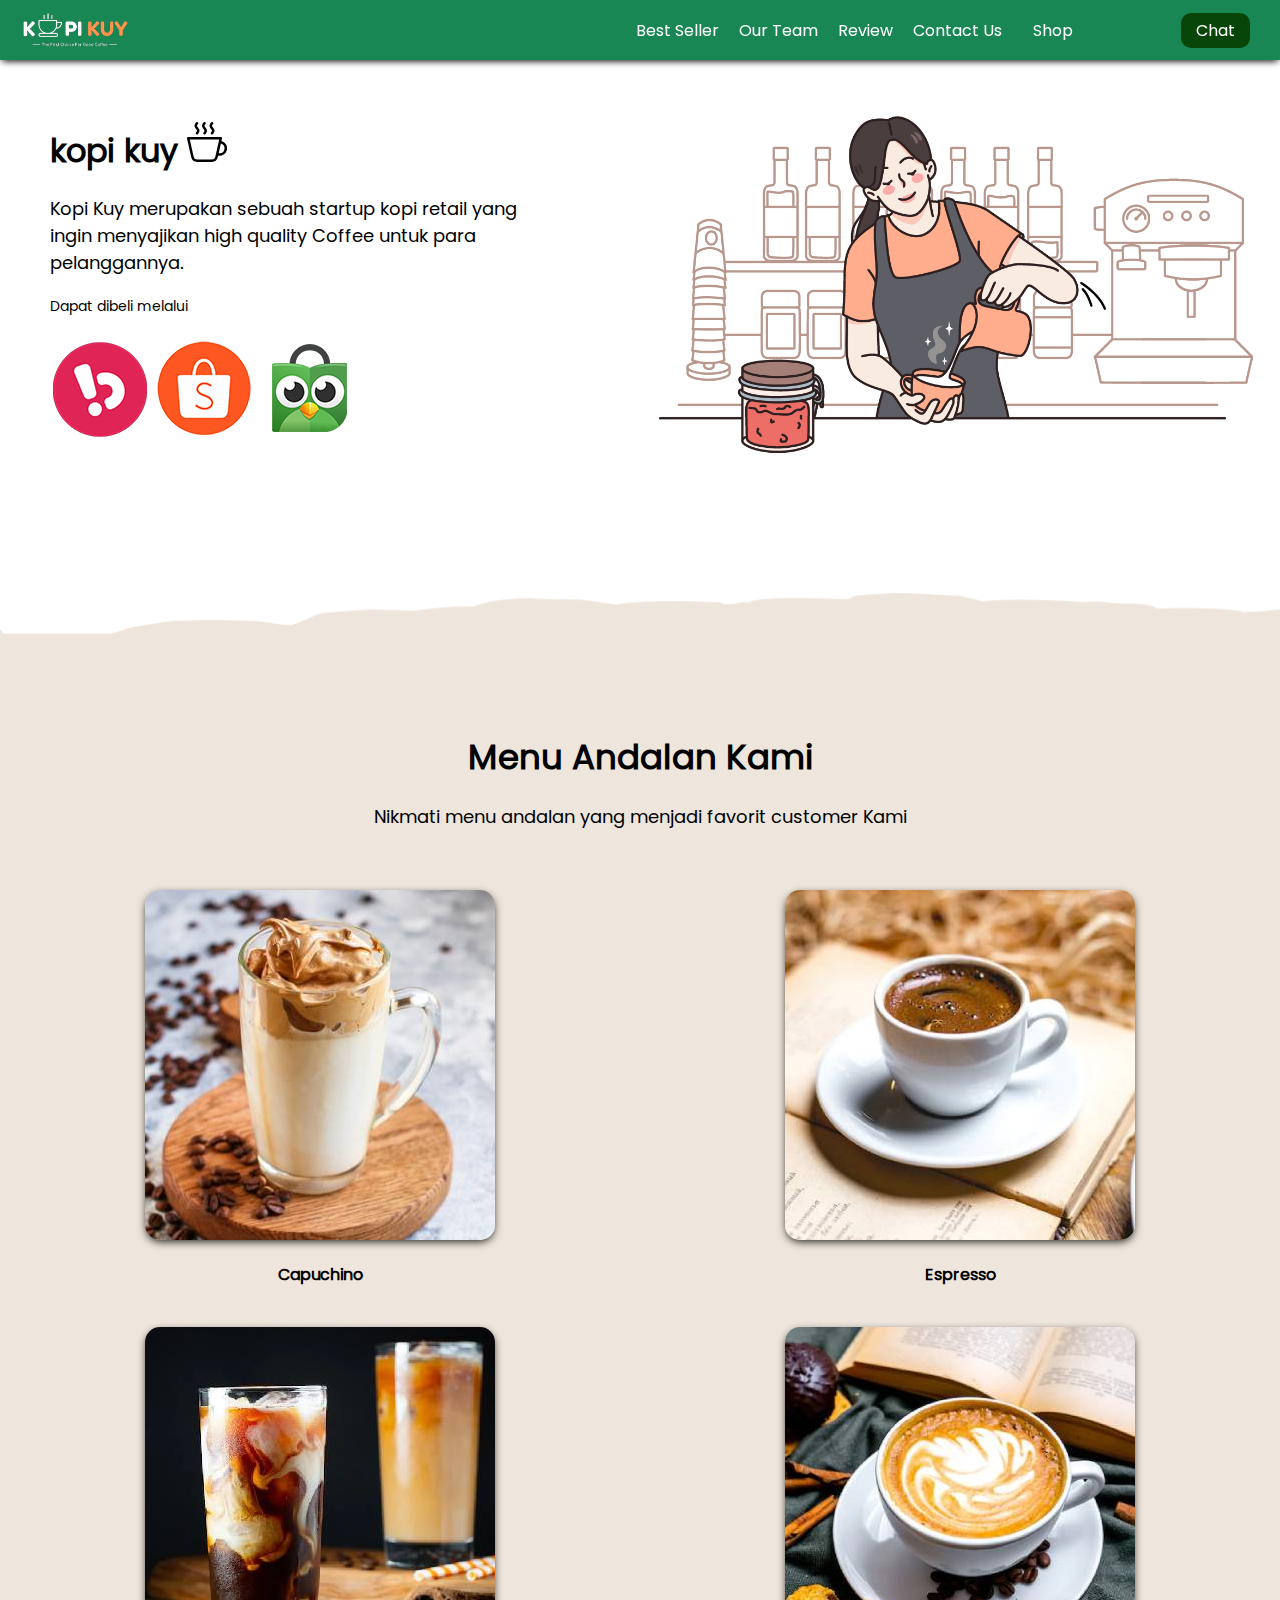
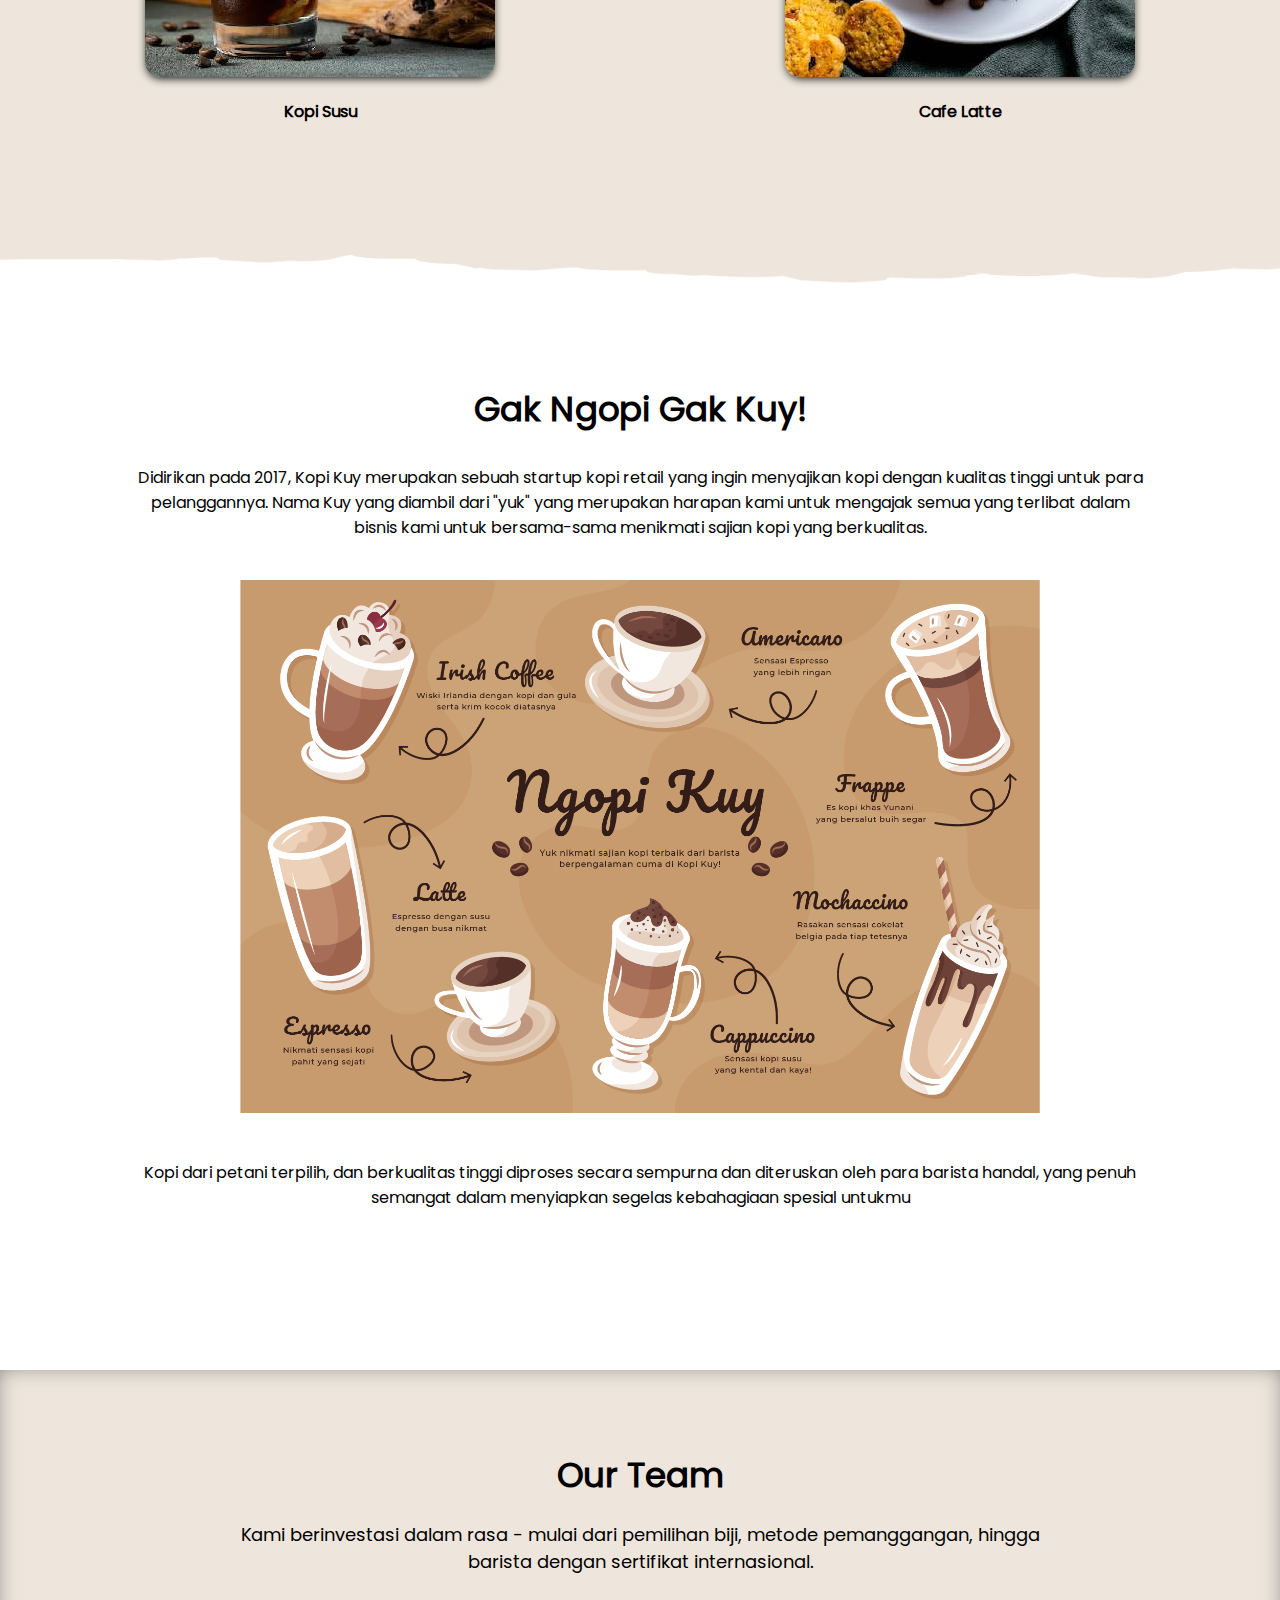
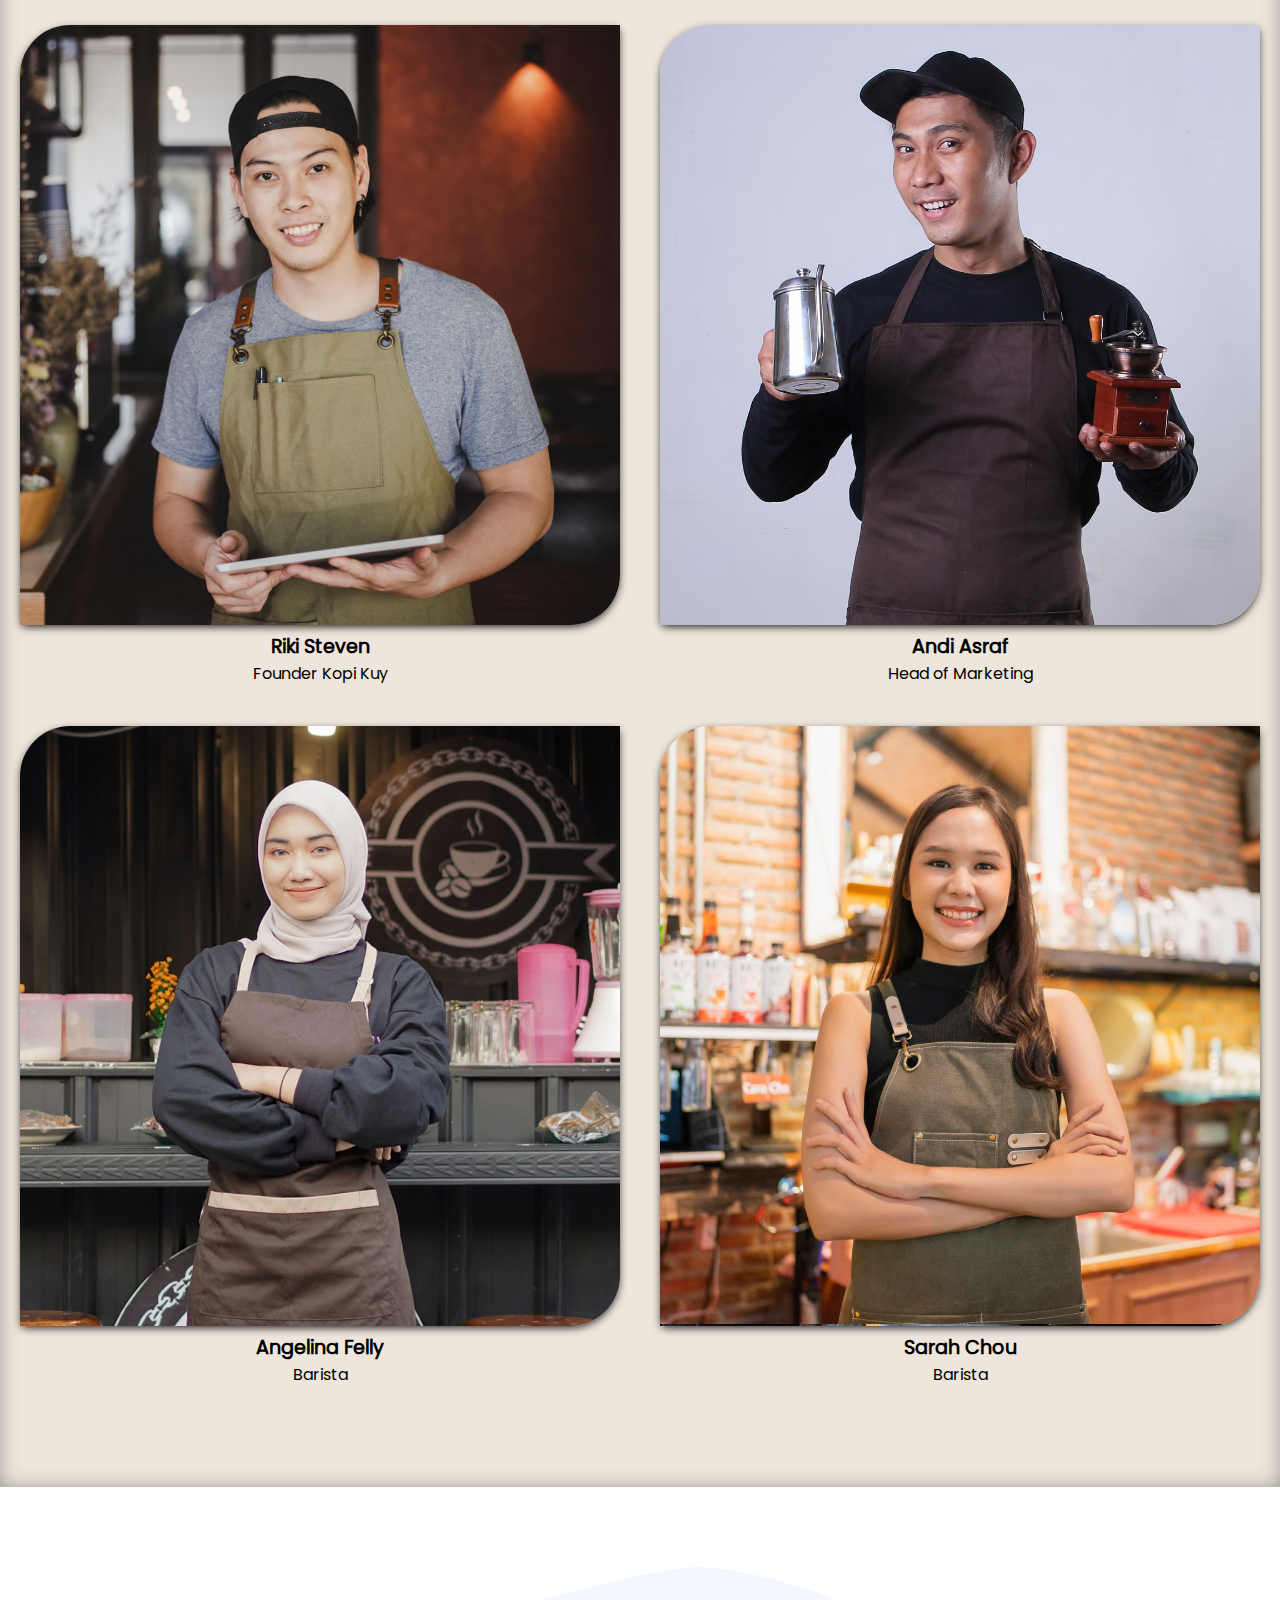
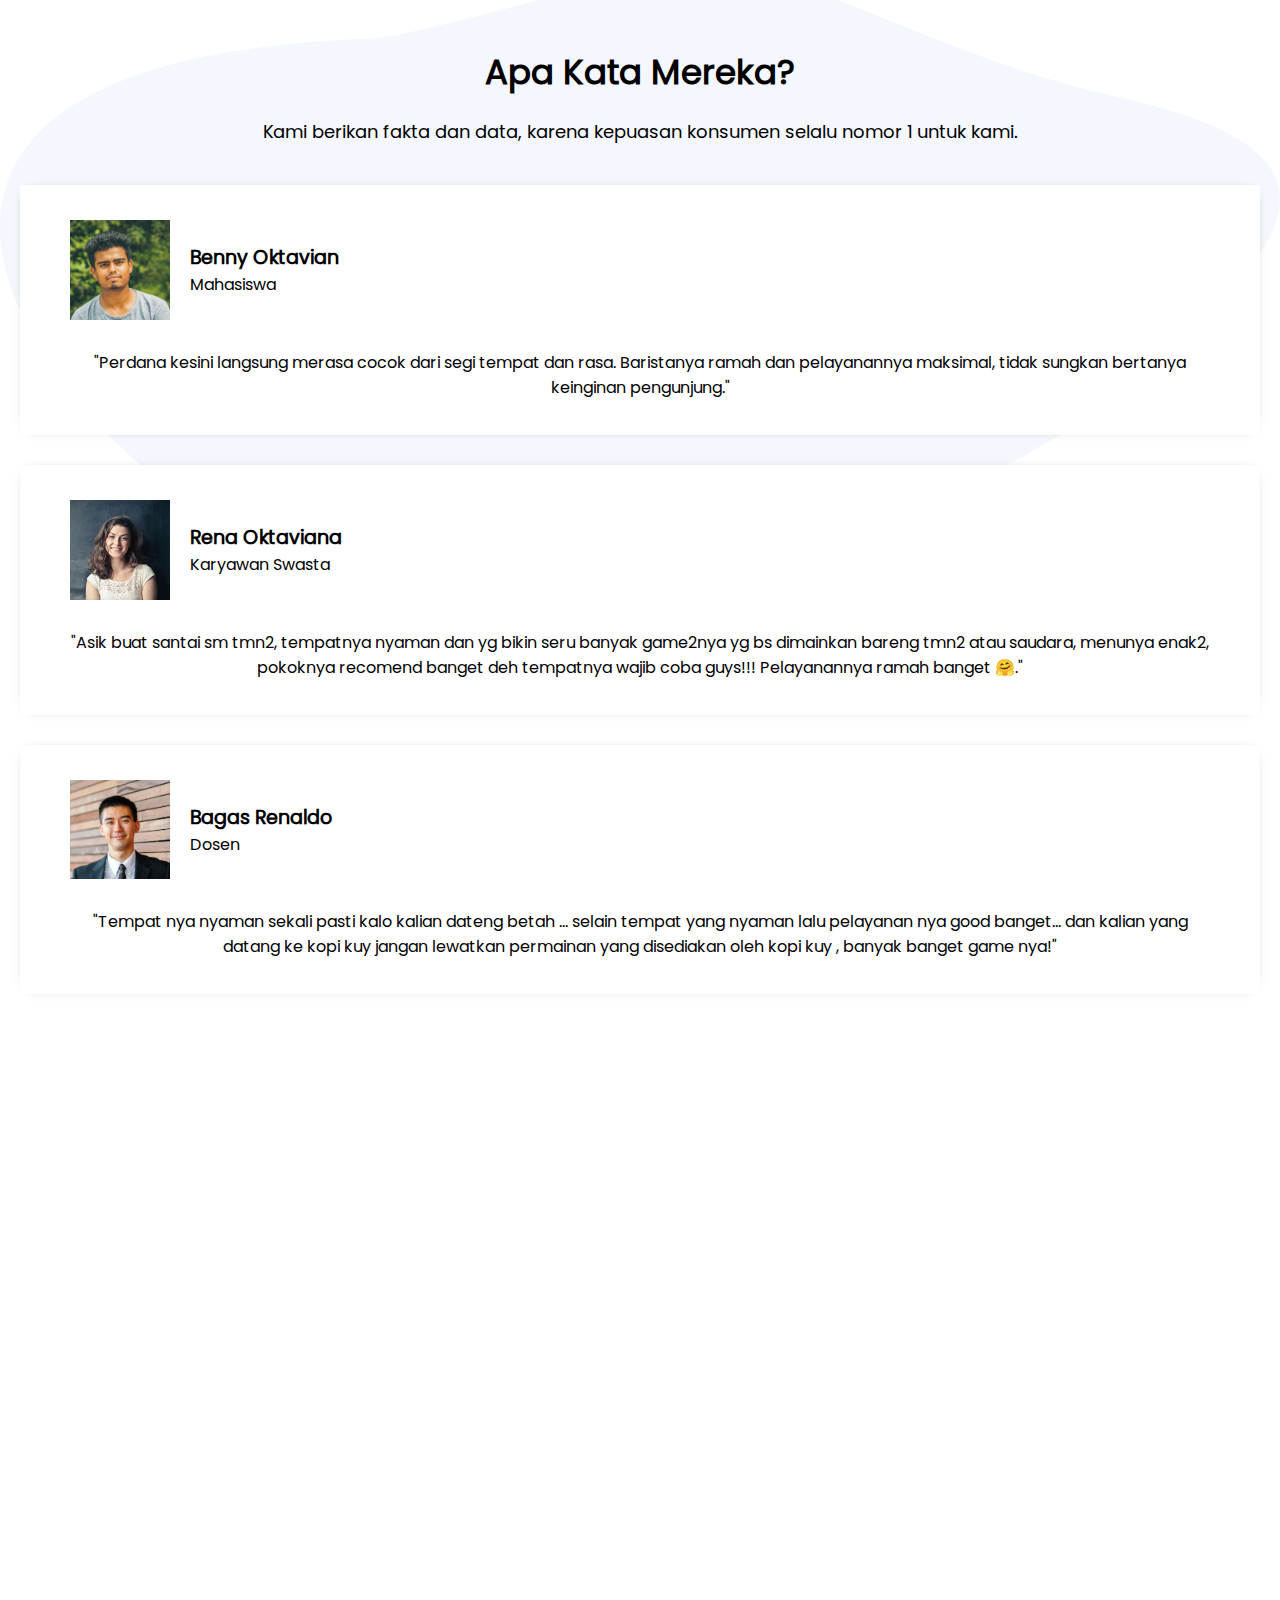
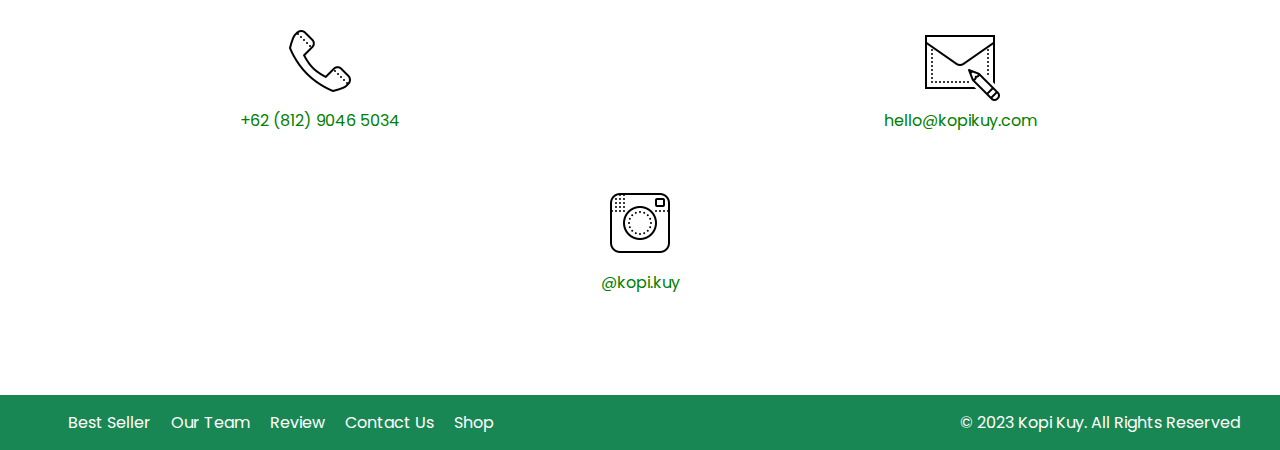
<file: index.html>
<!DOCTYPE html>
<html lang="id">

<head>
  <meta charset="UTF-8">
  <meta http-equiv="X-UA-Compatible" content="IE=edge">
  <meta name="viewport" content="width=device-width, initial-scale=1.0">
  <link rel="shortcut icon" href="images/favicon.ico" type="image/x-icon">
  <title>Website Kopi Kuy</title>
  <link rel="stylesheet" href="css/style.css">
</head>

<body>
  <nav>
    <div class="baris">
      <img class="logo" src="images/logo/logo_kuy.png">
      <div class="navigasi">
        <a href="#best-seller">Best Seller</a>
        <a href="#our-team">Our Team</a>
        <a href="#review">Review</a>
        <a href="#contact-us">Contact Us</a>
      </div>
      <a class="shop" href="produk.html">Shop</a>
      <a class="chat" href="https://wa.me/nomor_hp_anda_pakai_62" target="_blank">Chat</a>
    </div>
  </nav>

  <!--Tulis Kode Di Bawah Sini-->



  <header>

    <div class="baris">

      <div class="col-kiri">
        <h1 class="judul-header">
          kopi kuy
          <img src="images/icon/icon_kopi.svg" alt="">
        </h1>

        <p class="subjudul-header">
          Kopi Kuy merupakan sebuah startup kopi retail yang ingin menyajikan
          high quality Coffee untuk para pelanggannya.

        </p>

        <p class="dapat-dibeli">
          Dapat dibeli melalui
        </p>

        <div class="oldshop">
          <img src="images/logo/logo_bukalapak.png" alt="">
          <img src="images/logo/logo_shopee.png" alt="">
          <img src="images/logo/logo_tokopedia.png" alt="">

        </div>

      </div>
      <img src="images/header/header1.png" alt="" class="col-kanan">
    </div>

  </header>
<section id="best-seller" class="best-seller">

        <h2 class="judul-best-seller">Menu Andalan Kami</h2>

        <p class="subjudul-best-seller">Nikmati menu andalan yang menjadi favorit customer Kami</p>

        <div class="baris">
            <div class="col-produk">
                <img src="images/produk/product_capuchino.jpg" alt="">
                <p class="nama-produk">Capuchino</p>
            </div>
            <div class="col-produk">
                <img src="images/produk/product_espresso.jpg" alt="">
                <p class="nama-produk">Espresso</p>
            </div>
            <div class="col-produk">
                <img src="images/produk/product_kopi_susu.jpg" alt="">
                <p class="nama-produk">Kopi Susu</p>
            </div>
            <div class="col-produk">
                <img src="images/produk/product_latte.jpg" alt="">
                <p class="nama-produk">Cafe Latte</p>
            </div>
        </div>
    </section
>
<section id="about-us" class="about-us">

        <h2 class="judul-about-us">Gak Ngopi Gak Kuy!</h2>

        <p class="tentang-about-us">
            Didirikan pada 2017, Kopi Kuy merupakan sebuah startup kopi retail yang ingin menyajikan kopi
            dengan kualitas tinggi
            untuk para pelanggannya. Nama Kuy yang diambil dari "yuk" yang merupakan harapan kami untuk
            mengajak semua yang terlibat dalam bisnis kami untuk bersama-sama menikmati sajian kopi yang
            berkualitas.
        </p>
        <img src="images/aset_kopi_jumbo.png">
        <p class="penjelasan-about-us">
            Kopi dari petani terpilih, dan berkualitas tinggi diproses secara sempurna dan diteruskan
            oleh para barista handal,
            yang penuh semangat dalam menyiapkan segelas kebahagiaan spesial untukmu
        </p>
    </section>

    <section class="our-team" id="our-team">
        <h2 class="judul-team">Our Team</h2>
        <p class="subjudul-team">Kami berinvestasi dalam rasa - mulai dari pemilihan biji, metode pemanggangan,
            hingga barista dengan sertifikat internasional. </p>

        <div class="baris">
            <div class="col-team">
                <img src="images/team/team1.jpg">
                <h3>Riki Steven</h3>
                <p>Founder Kopi Kuy</p>
            </div>
            <div class="col-team">
                <img src="images/team/team2.jpg">
                <h3>Andi Asraf</h3>
                <p>Head of Marketing</p>
            </div>

            <div class="col-team">
                <img src="images/team/team3.jpg">
                <h3>Angelina Felly</h3>
                <p>Barista</p>
            </div>

            <div class="col-team">
                <img src="images/team/team4.jpg">
                <h3>Sarah Chou</h3>
                <p>Barista</p>
            </div>
        </div>
    </section>

    <section id="review" class="review">
        <h2 class="judul-review">Apa Kata Mereka?</h2>

        <p class="subjudul-review">Kami berikan fakta dan data, karena kepuasan konsumen selalu nomor 1 untuk kami.</p>

        <div class="baris">
            <div class="col-review">
                <div class="profile">
                    <img src="images/customer/customer1.jpg">
                    <div class="nama-profile">
                        <h3>Benny Oktavian</h3>
                        <p>Mahasiswa</p>
                    </div>
                </div>
                <p class="testimoni">"Perdana kesini langsung merasa cocok dari segi tempat dan rasa. Baristanya ramah
                    dan pelayanannya maksimal, tidak sungkan bertanya keinginan pengunjung."</p>
            </div>
            <div class="col-review">
                <div class="profile">
                    <img src="images/customer/customer2.jpg">
                    <div class="nama-profile">
                        <h3>Rena Oktaviana</h3>
                        <p>Karyawan Swasta</p>
                    </div>
                </div>
                <p class="testimoni">"Asik buat santai sm tmn2, tempatnya nyaman dan yg bikin seru banyak game2nya yg bs
                    dimainkan bareng tmn2 atau saudara, menunya enak2, pokoknya recomend banget deh
                    tempatnya wajib coba guys!!! Pelayanannya ramah banget 🤗."</p>
            </div>
            <div class="col-review">
                <div class="profile">
                    <img src="images/customer/customer3.jpg">
                    <div class="nama-profile">
                        <h3>Bagas Renaldo</h3>
                        <p>Dosen</p>
                    </div>
                </div>
                <p class="testimoni">"Tempat nya nyaman sekali pasti kalo kalian dateng betah ... selain tempat yang
                    nyaman lalu pelayanan nya good banget... dan kalian yang datang ke kopi kuy jangan
                    lewatkan permainan yang disediakan oleh kopi kuy , banyak banget game nya!"</p>
            </div>
        </div>
    </section>

    <section class="contact-us" id="contact-us">
        <iframe
            src="https://www.google.com/maps/embed?pb=!1m14!1m8!1m3!1d7932.741866032694!2d106.668581!3d-6.214715!3m2!1i1024!2i768!4f13.1!3m3!1m2!1s0x2e69f9912c7f297b%3A0xe5a3a671dae861ab!2sKopi%20kuy!5e0!3m2!1sid!2sid!4v1680617229460!5m2!1sid!2sid"
            width="100%" height="300" style="border:0;" allowfullscreen="" loading="lazy"
            referrerpolicy="no-referrer-when-downgrade"></iframe>
        <div class="baris">
            <div class="col-kontak">
                <img src="images/icon/icon_phone.png">
                <p>+62 (812) 9046 5034</p>
            </div>
            <div class="col-kontak">
                <img src="images/icon/icon_mail.png">
                <p>hello@kopikuy.com</p>
            </div>
            <div class="col-kontak">
                <img src="images/icon/icon_instagram.png">
                <a href="https://instagram.com" role="button">
                    <p>@kopi.kuy</p>
                </a>
            </div>
        </div>
    </section>

    <footer>
        <div class="baris">
            <div class="navigasi">
                <a href="#best-seller">Best Seller</a>
                <a href="#our-team">Our Team</a>
                <a href="#review">Review</a>
                <a href="#contact-us">Contact Us</a>
                <a href="produk.html">Shop</a>
            </div>
            <p class="copyright">© 2023 Kopi Kuy. All Rights Reserved</p>
        </div>
    </footer
>



  <!--Kode Selesai-->
</body>

</html>
</file>
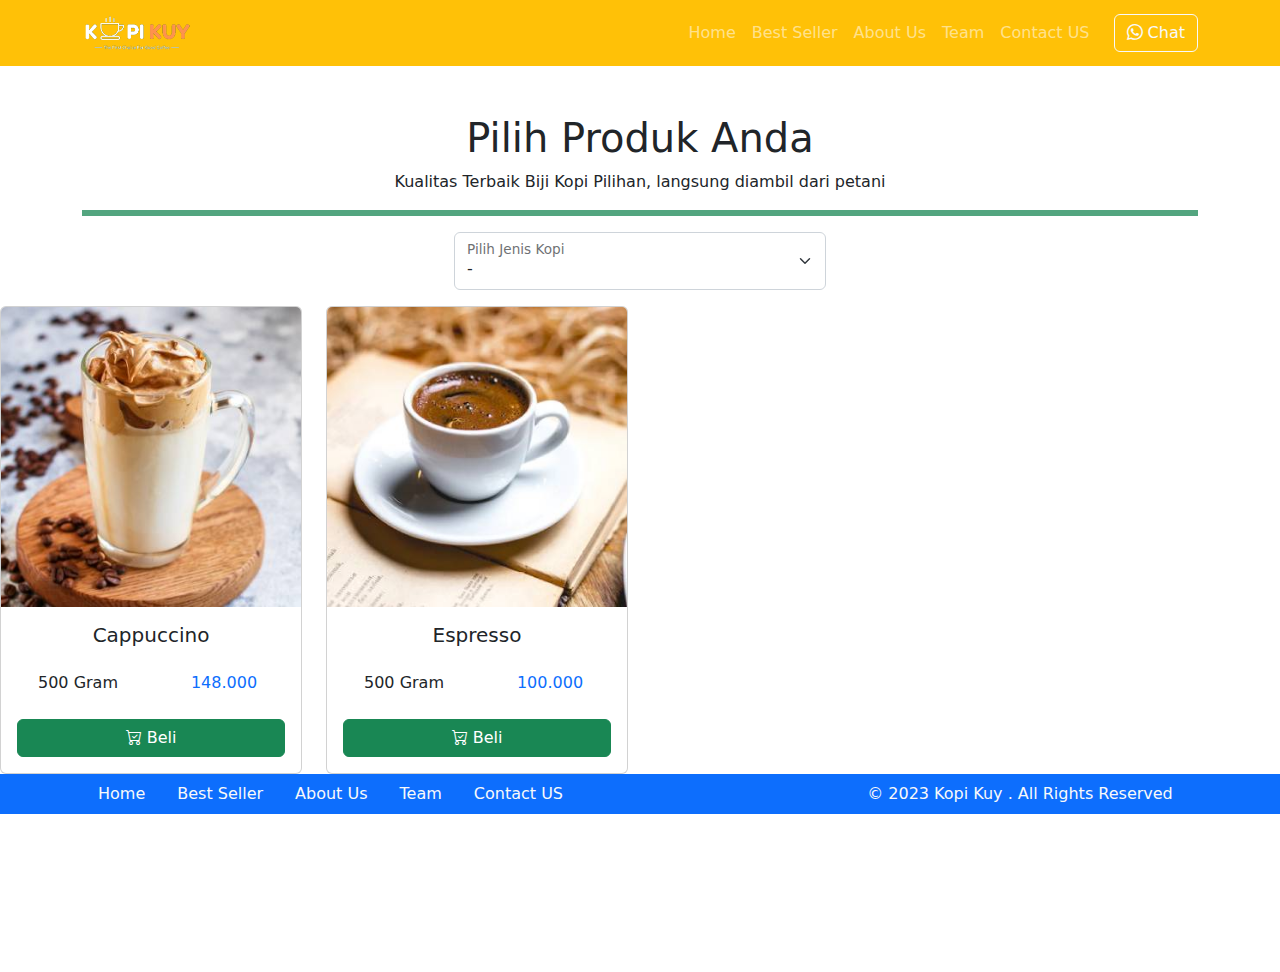
<file: produk.html>
<!DOCTYPE html>
<html lang="id">

<head>
    <meta charset="UTF-8">
    <meta http-equiv="X-UA-Compatible" content="IE=edge">
    <meta name="viewport" content="width=device-width, initial-scale=1.0">
    <link rel="shortcut icon" href="images/favicon/favicon.ico" type="image/x-icon">
    <title>Produk</title>
    <link rel="shortcut icon" href="images/favicon.ico" type="image/x-icon">
    <link rel="stylesheet" href="vendor/bootstrap/bootstrap.min.css">
    <link rel="stylesheet" href="vendor/bootstrap/bootstrap-icons.css">
    <script src="vendor/bootstrap/bootstrap.bundle.min.js"></script>
    <style>
        section {
            min-height: 90vh;
        }
    </style>
    <script src="js/jquery-3.6.3.min.js"></script>

<link rel="stylesheet" href="https://rikikurnia.com/block/vendor/rikiblock/css/riki_block.css">

</head>

<body>
    <!-- Tulis Kode Bootstrap Di Bawah Sini -->

<nav class="navbar navbar-dark bg-warning navbar-expand-lg bisadicopy">
        <div class="container">
            <a class="navbar-brand" href="index.html">
                <img src="images/logo/logo_kuy.png" height="40" alt="image">
            </a>
            <button class="navbar-toggler" type="button" data-bs-toggle="collapse" data-bs-target="#navbarNav11"
                aria-controls="navbarNav11" aria-expanded="false" aria-label="Toggle navigation">
                <span class="navbar-toggler-icon"></span>
            </button>
            <div class="collapse navbar-collapse" id="navbarNav11">
                <ul class="navbar-nav ms-auto">
                    <li class="nav-item active">
                        <a class="nav-link" href="index.html">Home</a>
                    </li>
                    <li class="nav-item">
                        <a class="nav-link" href="index.html#best-seller">Best Seller</a>
                    </li>
                    <li class="nav-item">
                        <a class="nav-link" href="index.html#about-us">About Us</a>
                    </li>
                    <li class="nav-item">
                        <a class="nav-link" href="index.html#our-team">Team</a>
                    </li>
                    <li class="nav-item">
                        <a class="nav-link" href="index.html#contact-us">Contact US</a>
                    </li>
                </ul>
                <a class="btn btn-outline-light ms-md-3" href="https://wa.me/6281250349046">
                    <i class="bi bi-whatsapp"></i>
                    Chat
                </a>
            </div>
        </div>
    </nav>
<section class="produk my-5 text-center">

        <div class="container">

            <h1>Pilih Produk Anda</h1>
            <p>Kualitas Terbaik Biji Kopi Pilihan, langsung diambil dari petani</p>
            <hr class="border border-success border-3 opacity-75">

            <div class="form-floating my-3 col-md-4 mx-auto">
                <select class="form-select" id="select_kopi" aria-label="Floating label select example">
                    <option selected>-</option>
                    <option value="arabica">Arabica</option>
                    <option value="robusta">Robusta</option>
                </select>
                <label for="select_kopi">Pilih Jenis Kopi</label>
            </div>
            
        </div>
        <div class="row" id="baris_produk">
                <div class="col-md-3">
                    <div class="card">
                        <img src="images/produk/product_capuchino.jpg" class="card-img-top" alt="...">
                        <div class="card-body">
                            <h5 class="card-title">Cappuccino</h5>
                            <div class="row my-4">
                                <div class="col">
                                    500 Gram
                                </div>
                                <div class="col text-primary">
                                    148.000
                                </div>
                            </div>
                            <a href="#" class="btn btn-success w-100">
                                <i class="bi bi-cart-check"></i>
                                Beli
                            </a>
                        </div>
                    </div>
                </div>

                <div class="col-md-3">
                    <div class="card">
                        <img src="images/produk/product_espresso.jpg" class="card-img-top" alt="...">
                        <div class="card-body">
                            <h5 class="card-title">Espresso</h5>
                            <div class="row my-4">
                                <div class="col">
                                    500 Gram
                                </div>
                                <div class="col text-primary">
                                    100.000
                                </div>
                            </div>
                            <a href="#" class="btn btn-success w-100">
                                <i class="bi bi-cart-check"></i>
                                Beli
                            </a>
                        </div>
                    </div>
                </div>

            </div>
       
       
       
            <footer class="riki-block footer-small bg-primary">
        <div class="container">
            <div class="row align-items-center">
                <div class="col-12 col-md-8">
                    <ul class="nav justify-content-center justify-content-md-start">
                        <li class="nav-item">
                            <a class="nav-link text-light" href="index.html">Home</a>
                        </li>
                        <li class="nav-item">
                            <a class="nav-link text-light" href="index.html#best-seller">Best Seller</a>
                        </li>
                        <li class="nav-item">
                            <a class="nav-link text-light" href="index.html#about-us">About Us</a>
                        </li>
                        <li class="nav-item">
                            <a class="nav-link text-light" href="index.html#our-team">Team</a>
                        </li>
                        <li class="nav-item">
                            <a class="nav-link text-light" href="index.html#contact-us">Contact US</a>
                        </li>
                    </ul>
                </div>

                <div class="col-12 col-md-4 mt-4 mt-md-0 text-center text-md-right text-light">
                    © 2023 Kopi Kuy . All Rights Reserved
                </div>
            </div>
        </div>
    </footer>

    <script>
        /* Tulis Javascrip Di bawah Sini*/

select_kopi.onchange = function () {
            var dipilih = select_kopi.value
            console.log("yang dipilih adalah = " + dipilih)

var sumber = "https://rikikurnia.com/prakerja/api/kopi"
        var sumber2 = "data.json"


        select_kopi.onchange = function () {
            var dipilih = select_kopi.value
            //console.log("yang dipilih adalah = " + dipilih)

            var template = ``


            $.getJSON(sumber).then(function (data) {
                var data_kopi = data[dipilih]

                data_kopi.forEach(kopi => {
                    template += `<div class="col-md-4">
                        <div class="card">
                            <img src="${kopi.foto}" class="card-img-top" alt="...">
                            <div class="card-body">
                                <h5 class="card-title">${kopi.nama}</h5>
                                <div class="row my-4">
                                    <div class="col">
                                        ${kopi.size}
                                    </div>
                                    <div class="col">
                                        ${kopi.harga}
                                    </div>
                                </div>
                                <a target="_blank" href="${kopi.link}" class="btn btn-success w-100">
                                    <i class="bi bi-cart-check"></i>
                                    Beli
                                </a>
                            </div>
                        </div>
                    </div>`
                })

                baris_produk.innerHTML = template
            })
        }




        }





    </script>
</body>
    </section>
</html>
</file>
<file: css/style.css>
/* Pengaturan Global */

/* Mendaftarkan font ke dalam CSS, dan memberi nama family */
@font-face {
   font-family: 'Poppins';
   src: url(../fonts/poppins.woff2);
}

* {
   box-sizing: border-box;
   margin: 0;
   padding: 0;
}

html {
   /* agar scroll ketika klik pada navigasi menjadi halus */
   scroll-behavior: smooth;
}

body {
   /* mendaftarkan semua teks pada body menjadi family Poppins */
   font-family: 'Poppins';
}

a {
   /* menghilangkan garis bawah pada link */
   text-decoration: none;

   /* menghilangkan warna bawaan pada link */
   color: unset;
}

h2 {
   /* mengatur ukuran huruf ke 34 pixel */
   font-size: 34px;
}

h3 {
   /* mengatur ukuran huruf ke 1.2rem */
   font-size: 1.2rem;
}

h1,
h2,
h3 {
   /* mengatur tebal huruf */
   font-weight: bold;
}

img {
   /* 
      mengatur agar semua elemen img memiliki panjang maksimal 100% agar
      tidak besar gambar tidak melebihi layar ataupun pembungkus
   */
   max-width: 100%;
}

/* Navigasi */

nav {
   /* background-color mengatur warna latar belakang */
   background-color: red;

   /* penulisan 2 background-color seperti ini akan mengabaikan penulisan sebelumnya */
   background-color: #198754;

   /* box-shadow membuat efek bayangan */
   box-shadow: 0 3px 7px -2px #000;

   /* width mengatur panjang elemen */
   width: 100%;
   padding-top: 10px;
   padding-bottom: 10px;

   /* position mengatur posisi elemen, static untuk biasa, fixed untuk efek menempel */
   position: fixed;

   /* Nilai z-index semakin besar, maka elemen akan semakin di depan */
   z-index: 500;
}

/* 
   PERHATIKAN bahwa dalam mengatur elemen, nama elemen langsung ditulis
   sedangkan untuk mengatur class, dibutuhkan tanda titik (.) terlebih dulu
   img {} berarti elemen dengan tag img, 
   sedangkan .img artinya elemen dengan kelas img   
*/

.baris {
   /* 
      display: flex memiliki pengaturan yang dapat mengatur agar elemen
      di dalamnya memiliki ukuran yang fleksibel
   */
   display: flex;

   /* 
      align-items: center mengatur elemen di dalamnya rata tengah vertikal
   */
   align-items: center;

   /* 
      justify-content: center mengatur elemen di dalamnya rata tengah horizontal
   */
   justify-content: center;

   /* 
      flex-wrap: wrap mengatur agar jika panjang elemen berlebih, maka elemen
      akan otomatis diletakan di baris baru
   */
   flex-wrap: wrap;
}

section {
   /* text-align mengatur rata tulisan, bisa bernilai: left, right, center, justify */
   text-align: center;
}

.logo {
   /* height mengatur tinggi elemen */
   height: 40px;
   margin-left: 20px;
}

.navigasi {
   margin-left: auto;
   margin-right: 15px;
}

.navigasi a,
.shop {
   color: #fff;
   padding-left: 8px;
   padding-right: 8px;
}

.shop {
   margin-right: 100px;
}

.chat {
   margin-right: 30px;
   background-color: rgb(8, 69, 8);
   color: #fff;
   padding-top: 5px;
   padding-right: 15px;
   padding-bottom: 5px;
   padding-left: 15px;
   border-radius: 10px;
}


/* HEADER */


header,
section {
   /*
    padding mengatur jarak ke dalam
    pada padding dan margin ditambahkan top / right / bottom / top 
    untuk mengatur jarak masing-masing 
   */
   padding-top: 80px;
   padding-bottom: 80px;

   /* margin mengatur jarak ke luar */
   margin-bottom: 80px;
}

/* penulisan CSS dapat digabung dengan beberapa elemen */
.col-kiri,
.col-kanan {
   /* width mengatur panjang elemen. 50% artinya setengah ukuran pembungkus */
   width: 50%;
}

.col-kiri {
   padding-left: 50px;
   padding-right: 120px;
}

.judul-header {
   margin-bottom: 20px;
}

.subjudul-header {
   /* font-size digunakan untuk mengatur ukuran huruf */
   font-size: 18px;
}

.dapat-dibeli {
   margin-top: 20px;
   margin-bottom: 20px;
   font-size: 14px;
}

.olshop img {
   width: 40px;

   /* height digunakan untuk mengatur tinggi elemen */
   height: auto;
   margin-right: 10px;
}

/* Best Seller */

.best-seller {
   position: relative;

   /* background-color mengatur warna latar belakang elemen */
   background-color: #EEE6DC;
}

/* 
terkait position, after, dan before memerlukan pemahaman mendalam
terkait layout pada CSS untuk dapat memahami secara penuh 
*/

.best-seller::before,
.best-seller::after {
   position: absolute;
   content: "";
   width: 100%;
   height: 76px;

   /* background-image untuk menambahkan gambar sebagai background */
   background-image: url(../images/garis-atas.png);

   /*background-size agar gambar latar menyesuaikan tinggi / panjang elemen */
   background-size: cover;

   top: -60px;
   left: 0;
}

.best-seller::after {
   height: 60px;
   background-image: url(../images/garis-bawah.png);
   top: unset;
   bottom: -60px;
}

.judul-best-seller {
   margin-bottom: 20px;
}

.subjudul-best-seller {
   font-size: 18px;
   margin-bottom: 40px;
}

.col-produk {
   /* 
      Penulisan padding dan margin seperti padding:20px ini penulisan singkat 
      yang berarti top, right, bottom, left nilainya sama, yaitu 20px 
   */
   padding: 20px;
   width: 25%;
}

.col-produk img {
   /* transition membuat animasi transisi dari perubahan style, 0.3s berarti 0.3 detik */
   transition: all 0.3s ease;

   /* border-radius  Membuat sudut membulat */
   border-radius: 15px;

   /* box-shadow membuat efek bayangan */
   box-shadow: 0 3px 10px -2px #000;
}

/* :hover akan dijalankan saat mouse ada di atas elemen */
.col-produk img:hover {

   /* membuat transformasi, bisa berupa scale(1.05), rotate(180deg), translateY(-50px), dsb */
   transform: scale(0.9);
   border-radius: 50%;
}

.nama-produk {
   margin-top: 15px;
   font-weight: bold;
}

/* About US */

.about-us {
   /* max-width: 80%; mengatur panjang maksimal elemen tidak boleh melebihi 80% layar */
   max-width: 80%;

   /* margin-left dan margin-right auto akan membuat posisi elemen berada di tengah */
   margin-left: auto;
   margin-right: auto;
}

.judul-about-us {
   margin-bottom: 30px;
}

/* 
   penulisan .about-us img {} berarti mengatur elemen img 
   yang ada di dalam elemen dengan kelas about-us 
   harap perhatikan .about-us dan image dipisahkan spasi
   penulisan class diawali titik (.) penulisan elemen tidak
*/
.about-us img {
   /* 
      Penulisan width: 800px dan max-width: 100% mengatur agar
      elemen memiliki panjang 800px namun tidak boleh melebihi 100% ukuran layar
   */
   width: 800px;
   max-width: 100%;
}

.tentang-about-us {
   margin-bottom: 40px;
}

.penjelasan-about-us {
   margin-top: 40px;
}

/* OUR TEAM */

.our-team {
   background-color: #EEE6DC;
   box-shadow: inset 0px 0px 23px -6px #707070;
}

.judul-team {
   margin-bottom: 20px;
}

.subjudul-team {
   margin-bottom: 30px;
   font-size: 18px;
   width: 800px;
   max-width: 90%;
   margin-left: auto;
   margin-right: auto;
}

.col-team {
   width: 25%;
   padding: 20px;
}

.col-team img {
   box-shadow: 0 3px 10px -2px #000;
   border-radius: 50px 0px 50px 0px;
}


/* REVIEW */

.review {
   background-image: url(../images/bg-review.svg);
   /* 
      background-size: contain;
      membuat gambar latar belakang tidak terpotong
   */
   background-size: contain;

   /* 
      background-repeat: no-repeat;
      membuat gambar latar belakang tidak diulang (duplikat)
   */
   background-repeat: no-repeat;
   padding-left: 20px;
   padding-right: 20px;
}

.judul-review {
   margin-bottom: 20px;
}

.subjudul-review {
   margin-bottom: 40px;
   font-size: 18px;
}

.review .baris {
   justify-content: space-around;
   /* align-items: stretch; membuat tinggi elemen di dalam .review .baris seragam */
   align-items: stretch;
}

.col-review {
   width: 30%;
   padding: 35px 50px;
   box-shadow: 0px 0px 12px -10px #000;
   background-color: #fff;
}

.profile {
   display: flex;
   margin-bottom: 30px;
   align-items: center;
}

/* mengatur elemen img yang ada di dalam class(.) profile */
.profile img {
   width: 100px;
   margin-right: 20px;
}

.profile .nama-profile {
   text-align: left;
}

/* CONTACT US */
.contact-us {
   margin-bottom: 20px;
}

.col-kontak {
   width: 30%;
   margin-top: 50px;
   /* color mengatur warna tulisan */
   color: green;
}

/* FOOTER */

footer {
   background-color: #198754;
   padding-top: 15px;
   padding-bottom: 15px;
   color: #fff;
   padding-right: 40px;
   padding-left: 40px;
}

footer .navigasi {
   margin-left: 20px;
   margin-right: auto;
}

/* UNTUK RESPONSIF DI BAWAH */

@media (max-width:700px) {

   .navigasi {
      display: none;
   }

   .logo {
      margin-right: auto;
   }

   .shop {
      margin-right: 20px;
   }


.col-kiri {
      width: 100%;
      padding: 20px;
      text-align: center;
   }

   .col-kanan {
      width: 100%;
   }
}


.col-produk,
   .col-team {
      width: 50%;
   }

   .col-review {
      width: 100%;
      margin-bottom: 30px;
   }

   .col-kontak {
      width: 50%;
   }
</file>
